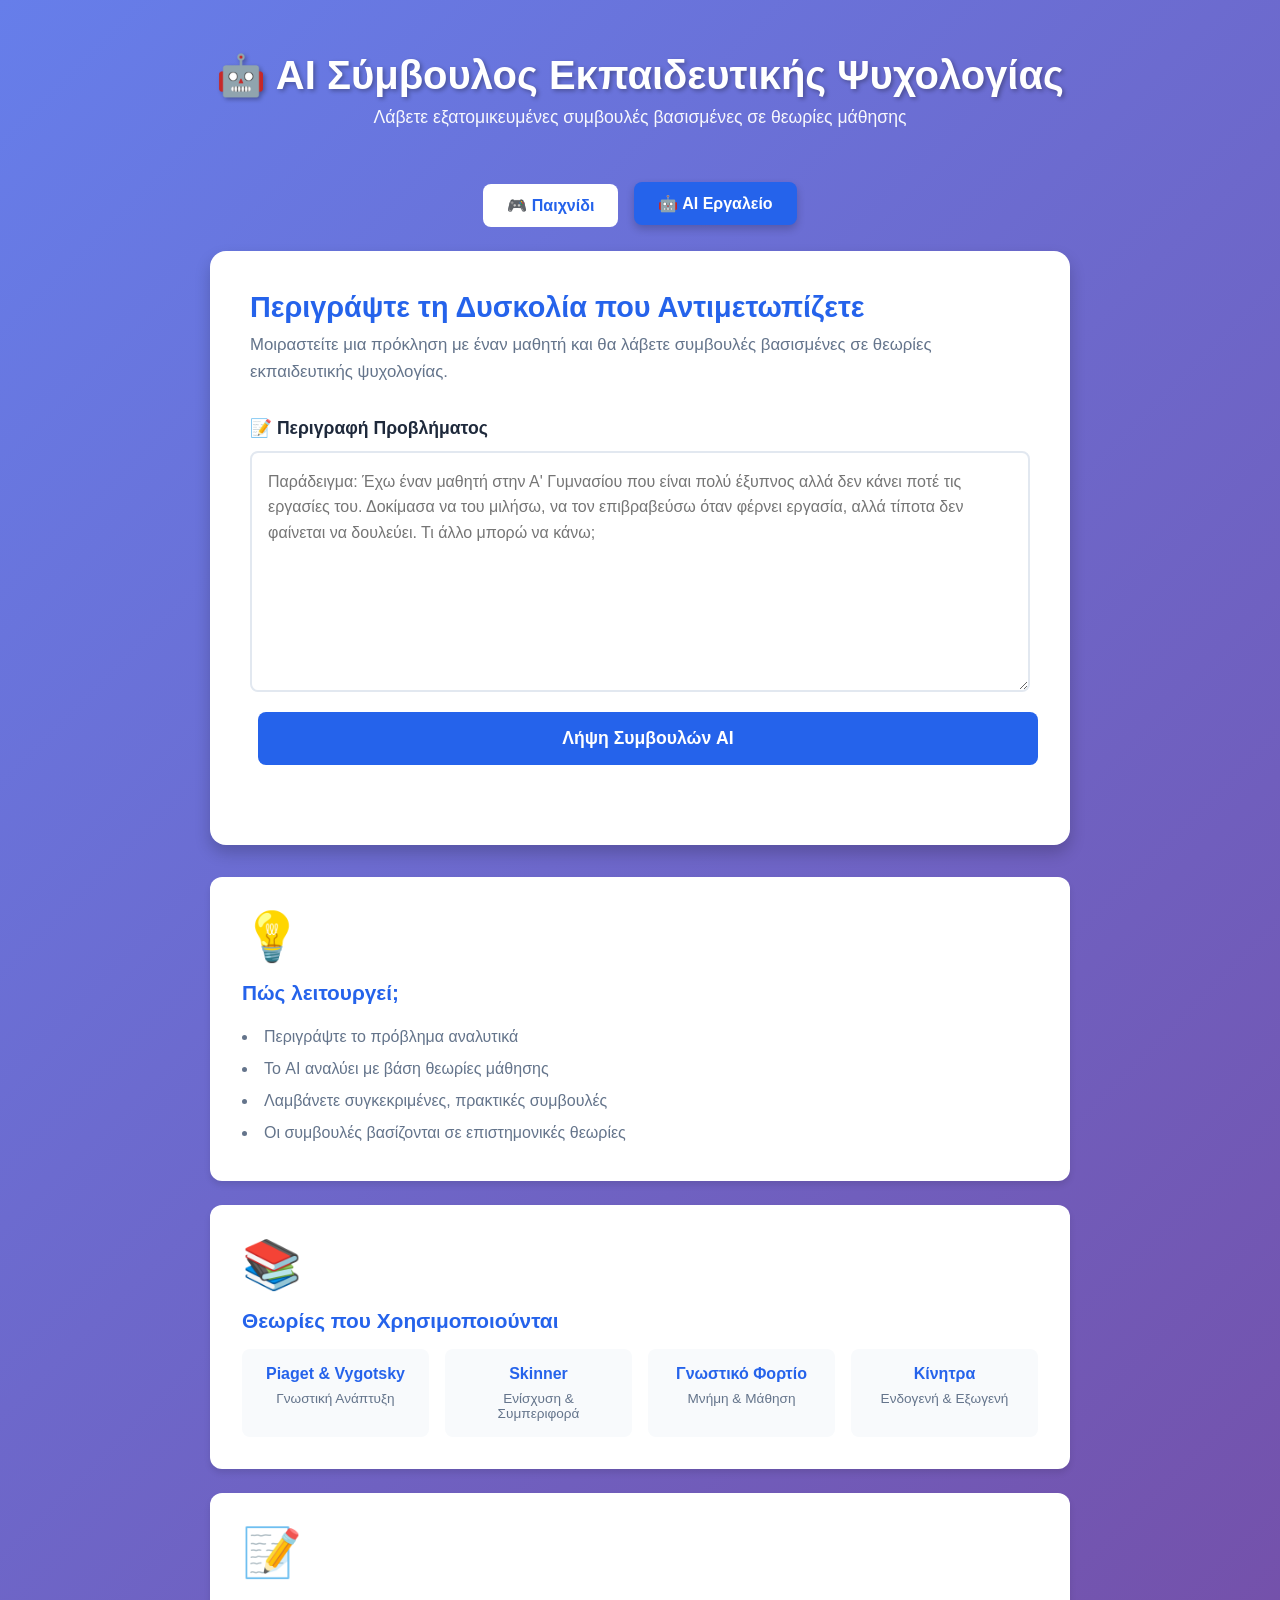
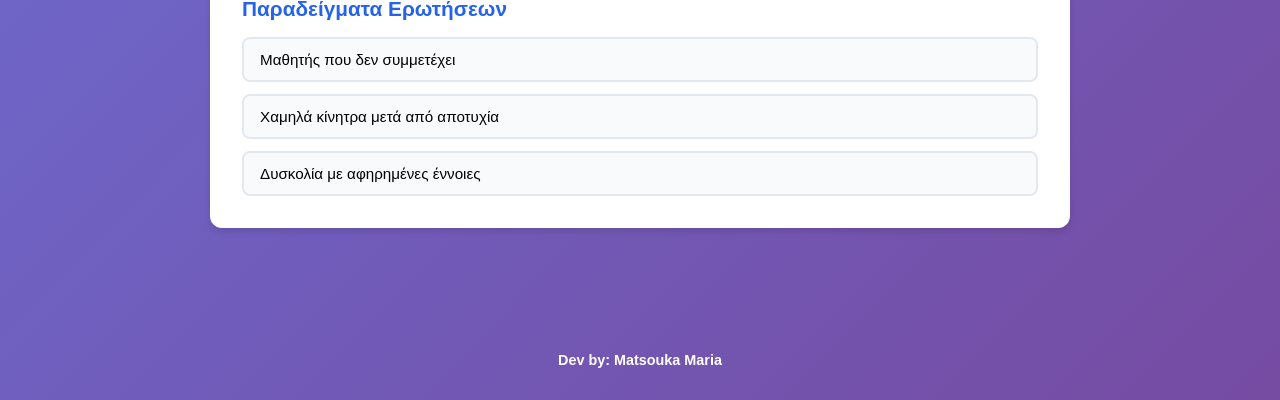
<file: frontend/teacher.html>
<!DOCTYPE html>
<html lang="el">
<head>
    <meta charset="UTF-8">
    <meta name="viewport" content="width=device-width, initial-scale=1.0">
    <title>AI Εργαλείο για Εκπαιδευτικούς - Εκπαιδευτική Ψυχολογία</title>
    <link rel="stylesheet" href="css/styles.css">
    <link rel="stylesheet" href="css/teacher.css">
</head>
<body>
    <div class="container">
        <header>
            <h1>🤖 AI Σύμβουλος Εκπαιδευτικής Ψυχολογίας</h1>
            <p>Λάβετε εξατομικευμένες συμβουλές βασισμένες σε θεωρίες μάθησης</p>
        </header>

        <nav class="main-nav">
            <a href="index.html">🎮 Παιχνίδι</a>
            <a href="teacher.html" class="active">🤖 AI Εργαλείο</a>
        </nav>

        <div class="teacher-container">
            <div class="tool-card">
                <h2>Περιγράψτε τη Δυσκολία που Αντιμετωπίζετε</h2>
                <p class="subtitle">
                    Μοιραστείτε μια πρόκληση με έναν μαθητή και θα λάβετε συμβουλές 
                    βασισμένες σε θεωρίες εκπαιδευτικής ψυχολογίας.
                </p>

                <div class="input-section">
                    <label for="problemInput">📝 Περιγραφή Προβλήματος</label>
                    <textarea 
                        id="problemInput" 
                        rows="8"
                        placeholder="Παράδειγμα: Έχω έναν μαθητή στην Α' Γυμνασίου που είναι πολύ έξυπνος αλλά δεν κάνει ποτέ τις εργασίες του. Δοκίμασα να του μιλήσω, να τον επιβραβεύσω όταν φέρνει εργασία, αλλά τίποτα δεν φαίνεται να δουλεύει. Τι άλλο μπορώ να κάνω;"
                    ></textarea>
                    
                    <button id="getAdviceBtn" class="btn btn-large" onclick="getAIAdvice()">
                        Λήψη Συμβουλών AI
                    </button>
                </div>

                <div id="loadingSection" class="loading-section hidden">
                    <div class="spinner"></div>
                    <p>Το AI αναλύει το πρόβλημα και δημιουργεί εξατομικευμένες συμβουλές...</p>
                </div>

                <div id="adviceSection" class="advice-section hidden">
                    <h3>💡 Συμβουλές από το AI</h3>
                    <div id="adviceContent" class="advice-content"></div>
                    <button class="btn btn-secondary" onclick="resetTool()">Νέα Ερώτηση</button>
                </div>
            </div>

            <div class="info-cards">
                <div class="info-card">
                    <div class="info-icon">💡</div>
                    <h3>Πώς λειτουργεί;</h3>
                    <ul>
                        <li>Περιγράψτε το πρόβλημα αναλυτικά</li>
                        <li>Το AI αναλύει με βάση θεωρίες μάθησης</li>
                        <li>Λαμβάνετε συγκεκριμένες, πρακτικές συμβουλές</li>
                        <li>Οι συμβουλές βασίζονται σε επιστημονικές θεωρίες</li>
                    </ul>
                </div>

                <div class="info-card">
                    <div class="info-icon">📚</div>
                    <h3>Θεωρίες που Χρησιμοποιούνται</h3>
                    <div class="theory-grid">
                        <div class="theory-item">
                            <strong>Piaget & Vygotsky</strong>
                            <p>Γνωστική Ανάπτυξη</p>
                        </div>
                        <div class="theory-item">
                            <strong>Skinner</strong>
                            <p>Ενίσχυση & Συμπεριφορά</p>
                        </div>
                        <div class="theory-item">
                            <strong>Γνωστικό Φορτίο</strong>
                            <p>Μνήμη & Μάθηση</p>
                        </div>
                        <div class="theory-item">
                            <strong>Κίνητρα</strong>
                            <p>Ενδογενή & Εξωγενή</p>
                        </div>
                    </div>
                </div>

                <div class="info-card examples-card">
                    <div class="info-icon">📝</div>
                    <h3>Παραδείγματα Ερωτήσεων</h3>
                    <div class="example-questions">
                        <button class="example-btn" onclick="fillExample(0)">
                            Μαθητής που δεν συμμετέχει
                        </button>
                        <button class="example-btn" onclick="fillExample(1)">
                            Χαμηλά κίνητρα μετά από αποτυχία
                        </button>
                        <button class="example-btn" onclick="fillExample(2)">
                            Δυσκολία με αφηρημένες έννοιες
                        </button>
                    </div>
                </div>
            </div>
        </div>
    </div>

    <footer>
        
        <p style="margin-top: 0.5rem; font-size: 0.9rem;">
            <strong>Dev by: Matsouka Maria</strong>
        </p>
    </footer>

    <script>
        const API_URL = 'https://educational-psychology-x-programming.onrender.com';
        
        const exampleProblems = [
            "Έχω μια μαθήτρια στην Β' Λυκείου που είναι πολύ ήσυχη και δεν συμμετέχει ποτέ στο μάθημα, ακόμα και όταν της κάνω άμεση ερώτηση. Νομίζω ότι καταλαβαίνει την ύλη αλλά φοβάται να μιλήσει μπροστά στους άλλους. Πώς μπορώ να την βοηθήσω να ξεπεράσει αυτό το φόβο;",
            
            "Έχω έναν μαθητή που κάποτε ήταν εξαιρετικός στα μαθηματικά. Μετά από μερικούς κακούς βαθμούς, έχει σταματήσει να προσπαθεί εντελώς. Λέει ότι 'δεν είναι για μαθηματικά' και αρνείται να κάνει ακόμα και τις πιο απλές ασκήσεις. Τι μπορώ να κάνω;",
            
            "Διδάσκω παιδιά Δ' Δημοτικού και προσπαθώ να τους εξηγήσω κλάσματα με αφηρημένους ορισμούς και αριθμητικά παραδείγματα, αλλά δεν φαίνεται να καταλαβαίνουν. Χάνονται και δεν μπορούν να ακολουθήσουν. Τι κάνω λάθος;"
        ];

        function fillExample(index) {
            document.getElementById('problemInput').value = exampleProblems[index];
        }

        async function getAIAdvice() {
            const problemText = document.getElementById('problemInput').value.trim();
            
            if (!problemText) {
                alert('Παρακαλώ περιγράψτε το πρόβλημα πρώτα!');
                return;
            }

            // Show loading
            document.getElementById('adviceSection').classList.add('hidden');
            document.getElementById('loadingSection').classList.remove('hidden');
            document.getElementById('getAdviceBtn').disabled = true;

            try {
                const response = await fetch(`${API_URL}/api/teacher-advice`, {
                    method: 'POST',
                    headers: {
                        'Content-Type': 'application/json'
                    },
                    body: JSON.stringify({
                        problem: problemText
                    })
                });

                const data = await response.json();
                
                if (data.success) {
                    showAdvice(data.advice);
                } else {
                    throw new Error('Failed to get advice');
                }
                
            } catch (error) {
                console.error('Error:', error);
                document.getElementById('loadingSection').classList.add('hidden');
                document.getElementById('getAdviceBtn').disabled = false;
                alert('Σφάλμα κατά τη λήψη συμβουλών. Παρακαλώ δοκιμάστε ξανά.');
            }
        }

        function showAdvice(advice) {
            document.getElementById('loadingSection').classList.add('hidden');
            
            const adviceContent = document.getElementById('adviceContent');
            adviceContent.innerHTML = formatAdvice(advice);
            
            document.getElementById('adviceSection').classList.remove('hidden');
            document.getElementById('adviceSection').scrollIntoView({ 
                behavior: 'smooth', 
                block: 'center' 
            });
        }

        function formatAdvice(advice) {
            // Format the advice text
            let formatted = advice.replace(/\n\n/g, '</p><p>');
            formatted = '<p>' + formatted + '</p>';
            
            // Make numbered points stand out
            formatted = formatted.replace(/(\d+)\.\s\*\*([^*]+)\*\*/g, '<div class="advice-point"><span class="point-number">$1</span><strong>$2</strong>');
            formatted = formatted.replace(/(\d+)\.\s/g, '<div class="advice-point"><span class="point-number">$1</span>');
            
            // Close advice-point divs
            formatted = formatted.replace(/<\/p>/g, '</div></p>');
            
            // Add disclaimer
            formatted += `
                <div class="advice-disclaimer">
                    <strong>📌 Σημείωση:</strong> Αυτές οι συμβουλές βασίζονται σε θεωρίες εκπαιδευτικής ψυχολογίας. 
                    Προσαρμόστε τις στο συγκεκριμένο πλαίσιο και τις ανάγκες του μαθητή σας.
                </div>
            `;
            
            return formatted;
        }

        function resetTool() {
            document.getElementById('problemInput').value = '';
            document.getElementById('adviceSection').classList.add('hidden');
            document.getElementById('getAdviceBtn').disabled = false;
            window.scrollTo({ top: 0, behavior: 'smooth' });
        }

        // Allow Ctrl+Enter to submit
        document.getElementById('problemInput').addEventListener('keydown', function(e) {
            if (e.key === 'Enter' && e.ctrlKey) {
                e.preventDefault();
                getAIAdvice();
            }
        });
    </script>
</body>
</html>
</file>
<file: frontend/css/styles.css>
:root {
    --primary: #2563eb;
    --secondary: #7c3aed;
    --success: #10b981;
    --error: #ef4444;
    --warning: #f59e0b;
    --bg: #f8fafc;
    --card-bg: #ffffff;
    --text-primary: #1e293b;
    --text-secondary: #64748b;
    --border: #e2e8f0;
}

* {
    margin: 0;
    padding: 0;
    box-sizing: border-box;
}

body {
    font-family: 'Segoe UI', Tahoma, Geneva, Verdana, sans-serif;
    background: linear-gradient(135deg, #667eea 0%, #764ba2 100%);
    color: var(--text-primary);
    min-height: 100vh;
}

.container {
    max-width: 900px;
    margin: 0 auto;
    padding: 20px;
}

header {
    text-align: center;
    color: white;
    padding: 2rem 0;
}

header h1 {
    font-size: 2.5rem;
    margin-bottom: 0.5rem;
    text-shadow: 2px 2px 4px rgba(0,0,0,0.3);
}

header p {
    font-size: 1.1rem;
    opacity: 0.95;
}

/* Navigation */
.main-nav {
    display: flex;
    justify-content: center;
    gap: 1rem;
    margin: 1.5rem 0;
}

.main-nav a {
    padding: 0.75rem 1.5rem;
    background: white;
    color: var(--primary);
    text-decoration: none;
    border-radius: 8px;
    font-weight: 600;
    transition: all 0.3s ease;
}

.main-nav a:hover, .main-nav a.active {
    background: var(--primary);
    color: white;
    transform: translateY(-2px);
    box-shadow: 0 4px 8px rgba(0,0,0,0.2);
}

/* Game Info */
.game-info {
    display: flex;
    justify-content: space-between;
    align-items: center;
    background: white;
    padding: 1rem;
    border-radius: 12px;
    margin-bottom: 1rem;
    box-shadow: 0 4px 6px rgba(0,0,0,0.1);
}

.level-display {
    font-size: 1.2rem;
    font-weight: bold;
    color: var(--primary);
}

.chapter-display {
    font-size: 0.95rem;
    color: var(--text-secondary);
    max-width: 400px;
    text-align: right;
}

/* Game Container */
#game-container {
    background: white;
    border-radius: 12px;
    box-shadow: 0 8px 16px rgba(0,0,0,0.2);
    overflow: hidden;
    margin-bottom: 1.5rem;
}

#game-container canvas {
    display: block;
    margin: 0 auto;
}

.scenario-panel {
    position: relative;  /* ΟΧΙ fixed! */
    background: white;
    border-radius: 12px;
    padding: 2rem;
    box-shadow: 0 4px 6px rgba(0,0,0,0.1);
    max-width: 800px;
    margin: 1.5rem auto;
    z-index: 10;
}

.scenario-panel.hidden {
    display: block !important;  /* Πάντα visible */
}


@keyframes slideUp {
    from {
        transform: translateY(100%);
    }
    to {
        transform: translateY(0);
    }
}
.scenario-content h2 {
    color: var(--primary);
    margin-bottom: 1rem;
    font-size: 1.5rem;
}

.scenario-content p {
    color: var(--text-primary);
    line-height: 1.8;
    margin-bottom: 1.5rem;
    font-size: 1.05rem;
}

/* Doors Container */
.doors-container {
    display: flex;
    flex-direction: column;
    gap: 1rem;
}

.door-btn {
    display: flex;
    align-items: center;
    gap: 1rem;
    padding: 1rem;
    background: var(--bg);
    border: 2px solid var(--border);
    border-radius: 8px;
    cursor: pointer;
    transition: all 0.3s ease;
    text-align: left;
}

.door-btn:hover {
    background: var(--primary);
    color: white;
    border-color: var(--primary);
    transform: translateX(5px);
}

.door-number {
    width: 40px;
    height: 40px;
    background: var(--primary);
    color: white;
    border-radius: 50%;
    display: flex;
    align-items: center;
    justify-content: center;
    font-weight: bold;
    font-size: 1.2rem;
    flex-shrink: 0;
}

.door-btn:hover .door-number {
    background: white;
    color: var(--primary);
}

.door-text {
    flex: 1;
    font-size: 0.95rem;
    line-height: 1.5;
}

/* Modal */
.modal {
    position: fixed;
    top: 0;
    left: 0;
    width: 100%;
    height: 100%;
    background: rgba(0,0,0,0.7);
    display: flex;
    align-items: center;
    justify-content: center;
    z-index: 2000;
    animation: fadeIn 0.3s ease;
}

.modal.hidden {
    display: none;
}

@keyframes fadeIn {
    from { opacity: 0; }
    to { opacity: 1; }
}

.modal-content {
    background: white;
    border-radius: 16px;
    padding: 2.5rem;
    max-width: 500px;
    width: 90%;
    text-align: center;
    box-shadow: 0 20px 60px rgba(0,0,0,0.3);
    animation: scaleIn 0.3s ease;
}

@keyframes scaleIn {
    from {
        opacity: 0;
        transform: scale(0.9);
    }
    to {
        opacity: 1;
        transform: scale(1);
    }
}

.feedback-icon {
    font-size: 64px;
    margin-bottom: 1rem;
}

.feedback-icon.success {
    color: var(--success);
}

.feedback-icon.error {
    color: var(--error);
}

.modal-content h3 {
    color: var(--text-primary);
    margin-bottom: 1rem;
    font-size: 1.8rem;
}

.modal-content p {
    color: var(--text-secondary);
    line-height: 1.8;
    margin-bottom: 1.5rem;
    font-size: 1.05rem;
}

/* Buttons */
.btn {
    display: inline-block;
    padding: 0.75rem 1.5rem;
    background: var(--primary);
    color: white;
    border: none;
    border-radius: 8px;
    font-size: 1rem;
    font-weight: 600;
    cursor: pointer;
    transition: all 0.3s ease;
    text-decoration: none;
    margin: 0.5rem;
}

.btn:hover {
    background: var(--secondary);
    transform: translateY(-2px);
    box-shadow: 0 4px 8px rgba(0,0,0,0.2);
}

.btn-secondary {
    background: var(--secondary);
}

.btn-secondary:hover {
    background: var(--primary);
}

/* Instructions */
.instructions {
    background: white;
    padding: 1.5rem;
    border-radius: 12px;
    box-shadow: 0 4px 6px rgba(0,0,0,0.1);
    margin-bottom: 1rem;
}

.instructions h3 {
    color: var(--primary);
    margin-bottom: 1rem;
}

.instructions ul {
    list-style-position: inside;
    color: var(--text-secondary);
    line-height: 2;
}

.controls-help {
    background: var(--warning);
    color: #92400e;
    padding: 0.75rem;
    border-radius: 8px;
    text-align: center;
    font-weight: 600;
}

/* Completion Screen */
.completion-screen {
    padding: 1rem 0;
}

.completion-screen h2 {
    color: var(--primary);
    margin: 1rem 0;
    font-size: 2rem;
}

.completion-stats {
    margin: 2rem 0;
    padding: 1.5rem;
    background: var(--bg);
    border-radius: 8px;
}

.completion-stats h3 {
    color: var(--primary);
    margin-bottom: 1rem;
}

.completion-stats ul {
    list-style-position: inside;
    line-height: 2;
}

.completion-actions {
    display: flex;
    justify-content: center;
    flex-wrap: wrap;
    gap: 1rem;
    margin-top: 2rem;
}

/* Footer */
footer {
    text-align: center;
    color: white;
    padding: 2rem 0;
    margin-top: 2rem;
}

/* Responsive */
@media (max-width: 768px) {
    header h1 {
        font-size: 1.8rem;
    }
    
    .game-info {
        flex-direction: column;
        gap: 0.5rem;
    }
    
    .chapter-display {
        text-align: center;
    }
    
    .scenario-panel {
        padding: 1.5rem;
    }
    
    .modal-content {
        padding: 1.5rem;
    }
}
</file>
<file: frontend/css/teacher.css>
.teacher-container {
    max-width: 900px;
    margin: 0 auto;
}

.tool-card {
    background: white;
    border-radius: 16px;
    padding: 2.5rem;
    box-shadow: 0 8px 16px rgba(0,0,0,0.2);
    margin-bottom: 2rem;
}

.tool-card h2 {
    color: var(--primary);
    margin-bottom: 0.5rem;
    font-size: 1.8rem;
}

.subtitle {
    color: var(--text-secondary);
    margin-bottom: 2rem;
    font-size: 1.05rem;
    line-height: 1.6;
}

.input-section {
    margin-bottom: 2rem;
}

.input-section label {
    display: block;
    margin-bottom: 0.75rem;
    color: var(--text-primary);
    font-weight: 600;
    font-size: 1.1rem;
}

.input-section textarea {
    width: 100%;
    padding: 1rem;
    border: 2px solid var(--border);
    border-radius: 8px;
    font-family: inherit;
    font-size: 1rem;
    line-height: 1.6;
    resize: vertical;
    transition: border-color 0.3s ease;
}

.input-section textarea:focus {
    outline: none;
    border-color: var(--primary);
}

.btn-large {
    width: 100%;
    padding: 1rem;
    font-size: 1.1rem;
    margin-top: 1rem;
}

/* Loading Section */
.loading-section {
    text-align: center;
    padding: 3rem 0;
}

.loading-section.hidden {
    display: none;
}

.spinner {
    width: 50px;
    height: 50px;
    border: 4px solid var(--border);
    border-top-color: var(--primary);
    border-radius: 50%;
    animation: spin 1s linear infinite;
    margin: 0 auto 1rem;
}

@keyframes spin {
    to { transform: rotate(360deg); }
}

.loading-section p {
    color: var(--text-secondary);
    font-size: 0.95rem;
}

/* Advice Section */
.advice-section {
    margin-top: 2rem;
    padding: 2rem;
    background: linear-gradient(135deg, #f8f9fa 0%, #e9ecef 100%);
    border-radius: 12px;
    animation: fadeIn 0.5s ease;
}

.advice-section.hidden {
    display: none;
}

.advice-section h3 {
    color: var(--primary);
    margin-bottom: 1.5rem;
    font-size: 1.5rem;
}

.advice-content {
    background: white;
    padding: 1.5rem;
    border-radius: 8px;
    margin-bottom: 1.5rem;
    line-height: 1.8;
    border-left: 4px solid var(--primary);
}

.advice-point {
    margin: 1.5rem 0;
    padding-left: 3rem;
    position: relative;
}

.point-number {
    position: absolute;
    left: 0;
    top: 0;
    width: 32px;
    height: 32px;
    background: var(--primary);
    color: white;
    border-radius: 50%;
    display: flex;
    align-items: center;
    justify-content: center;
    font-weight: bold;
}

.advice-disclaimer {
    margin-top: 1.5rem;
    padding: 1rem;
    background: #fef3c7;
    border: 1px solid #fcd34d;
    border-radius: 8px;
    color: #92400e;
    font-size: 0.9rem;
    line-height: 1.6;
}

/* Info Cards */
.info-cards {
    display: grid;
    gap: 1.5rem;
    margin-bottom: 2rem;
}

.info-card {
    background: white;
    border-radius: 12px;
    padding: 2rem;
    box-shadow: 0 4px 6px rgba(0,0,0,0.1);
}

.info-icon {
    font-size: 3rem;
    margin-bottom: 1rem;
}

.info-card h3 {
    color: var(--primary);
    margin-bottom: 1rem;
    font-size: 1.3rem;
}

.info-card ul {
    list-style-position: inside;
    color: var(--text-secondary);
    line-height: 2;
}

.theory-grid {
    display: grid;
    grid-template-columns: repeat(auto-fit, minmax(150px, 1fr));
    gap: 1rem;
    margin-top: 1rem;
}

.theory-item {
    padding: 1rem;
    background: var(--bg);
    border-radius: 8px;
    text-align: center;
}

.theory-item strong {
    display: block;
    color: var(--primary);
    margin-bottom: 0.5rem;
}

.theory-item p {
    font-size: 0.85rem;
    color: var(--text-secondary);
}

/* Example Questions */
.example-questions {
    display: flex;
    flex-direction: column;
    gap: 0.75rem;
}

.example-btn {
    padding: 0.75rem 1rem;
    background: var(--bg);
    border: 2px solid var(--border);
    border-radius: 8px;
    cursor: pointer;
    text-align: left;
    transition: all 0.3s ease;
    font-size: 0.95rem;
}

.example-btn:hover {
    background: var(--primary);
    color: white;
    border-color: var(--primary);
    transform: translateX(5px);
}

/* Responsive */
@media (max-width: 768px) {
    .tool-card {
        padding: 1.5rem;
    }
    
    .theory-grid {
        grid-template-columns: 1fr;
    }
    
    .advice-point {
        padding-left: 2.5rem;
    }
}
</file>
